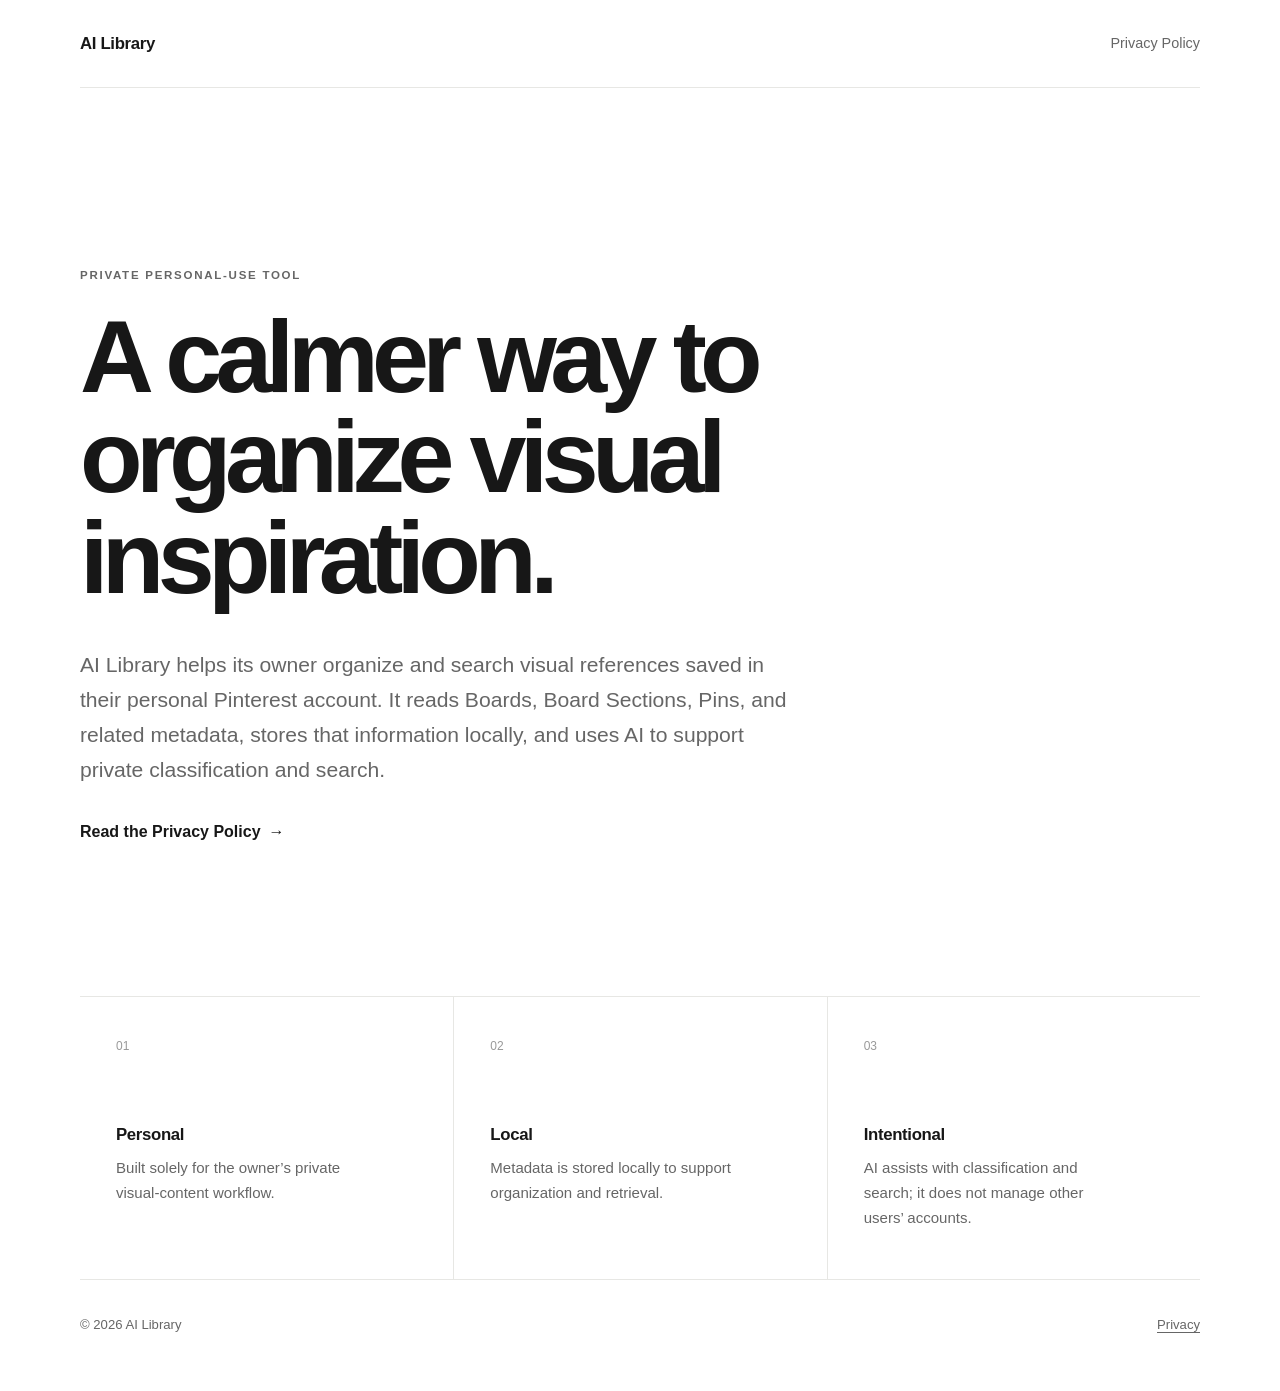
<file: index.html>
<!doctype html>
<html lang="en">
  <head>
    <meta charset="utf-8">
    <meta name="viewport" content="width=device-width, initial-scale=1">
    <meta name="description" content="AI Library is a private, personal-use tool for organizing visual references from a personal Pinterest account.">
    <title>AI Library</title>
    <link rel="stylesheet" href="style.css">
  </head>
  <body>
    <header class="site-header">
      <a class="wordmark" href="index.html" aria-label="AI Library home">AI Library</a>
      <nav aria-label="Primary navigation">
        <a href="privacy.html">Privacy Policy</a>
      </nav>
    </header>

    <main>
      <section class="hero" aria-labelledby="hero-title">
        <p class="eyebrow">Private personal-use tool</p>
        <h1 id="hero-title">A calmer way to organize visual inspiration.</h1>
        <p class="intro">
          AI Library helps its owner organize and search visual references saved
          in their personal Pinterest account. It reads Boards, Board Sections,
          Pins, and related metadata, stores that information locally, and uses
          AI to support private classification and search.
        </p>
        <a class="text-link" href="privacy.html">Read the Privacy Policy <span aria-hidden="true">→</span></a>
      </section>

      <section class="principles" aria-label="Product principles">
        <article>
          <p class="number">01</p>
          <h2>Personal</h2>
          <p>Built solely for the owner’s private visual-content workflow.</p>
        </article>
        <article>
          <p class="number">02</p>
          <h2>Local</h2>
          <p>Metadata is stored locally to support organization and retrieval.</p>
        </article>
        <article>
          <p class="number">03</p>
          <h2>Intentional</h2>
          <p>AI assists with classification and search; it does not manage other users’ accounts.</p>
        </article>
      </section>
    </main>

    <footer>
      <p>© 2026 AI Library</p>
      <a href="privacy.html">Privacy</a>
    </footer>
  </body>
</html>
</file>
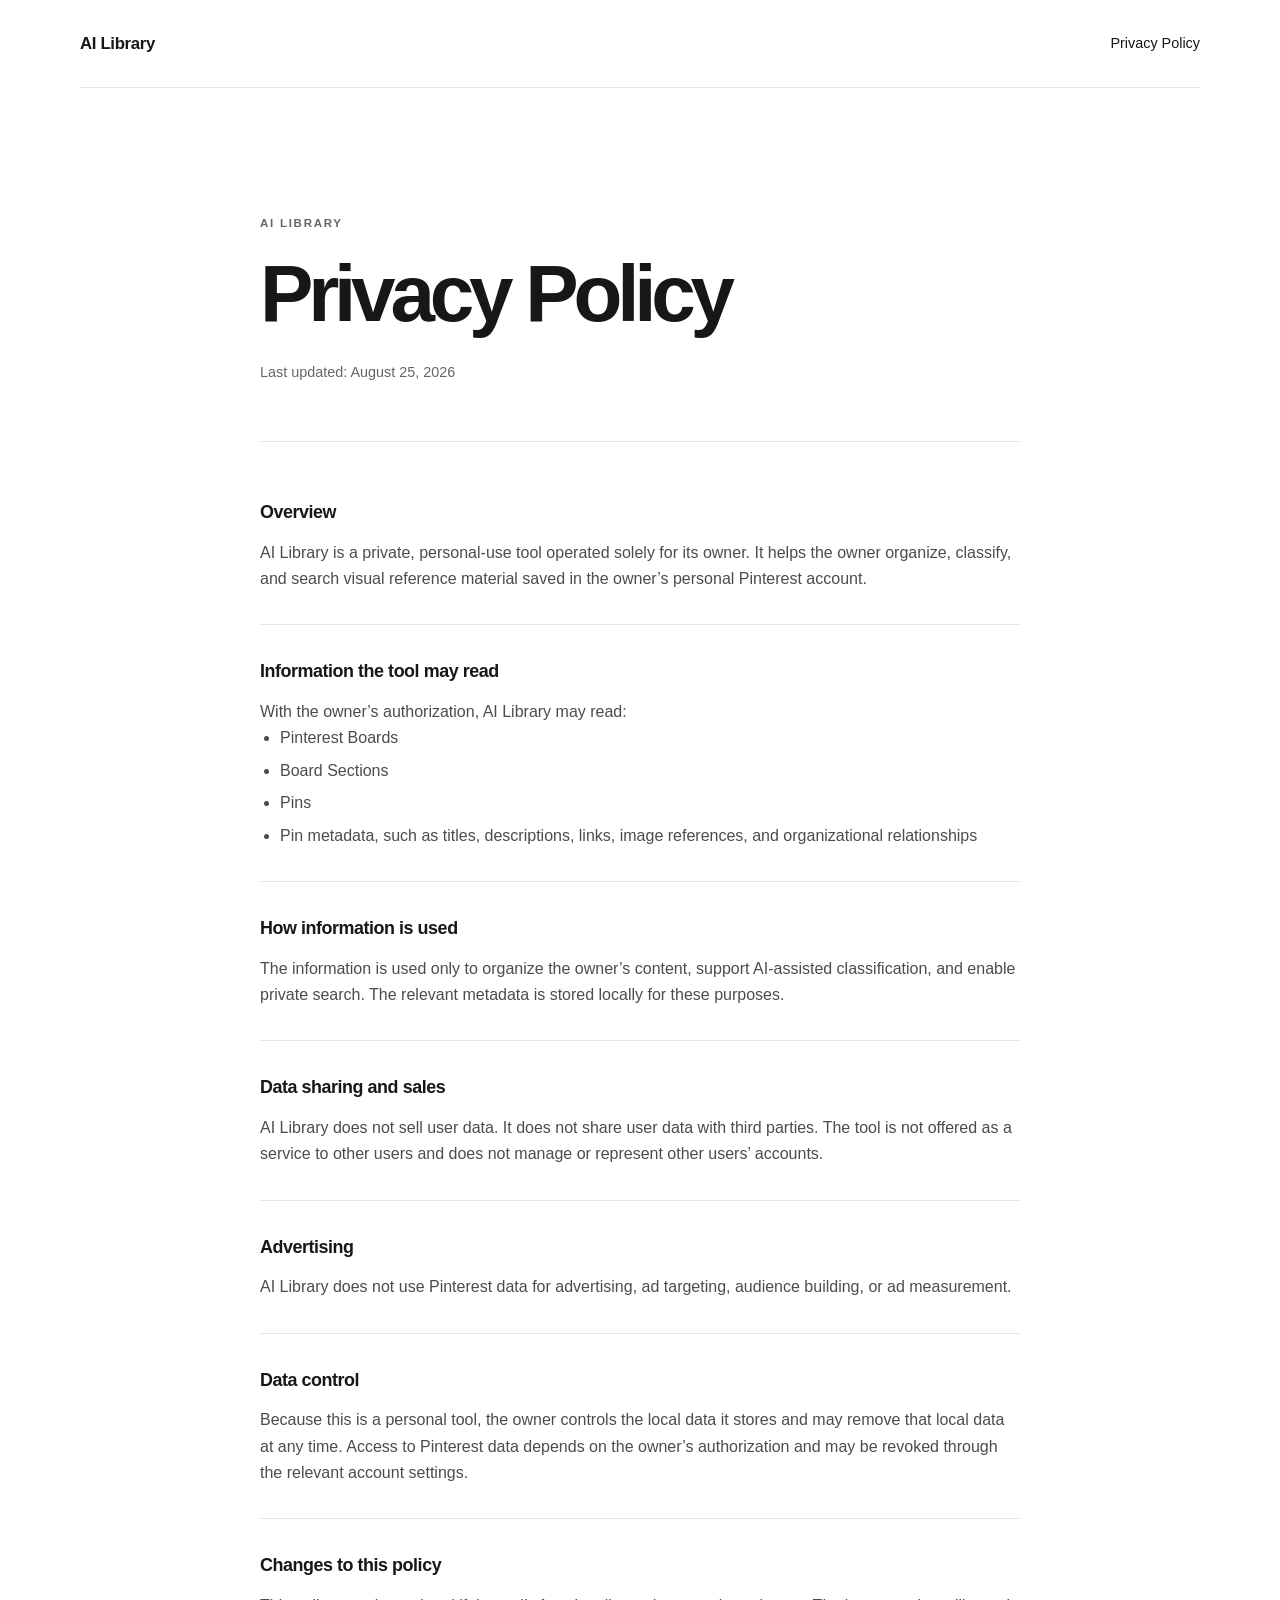
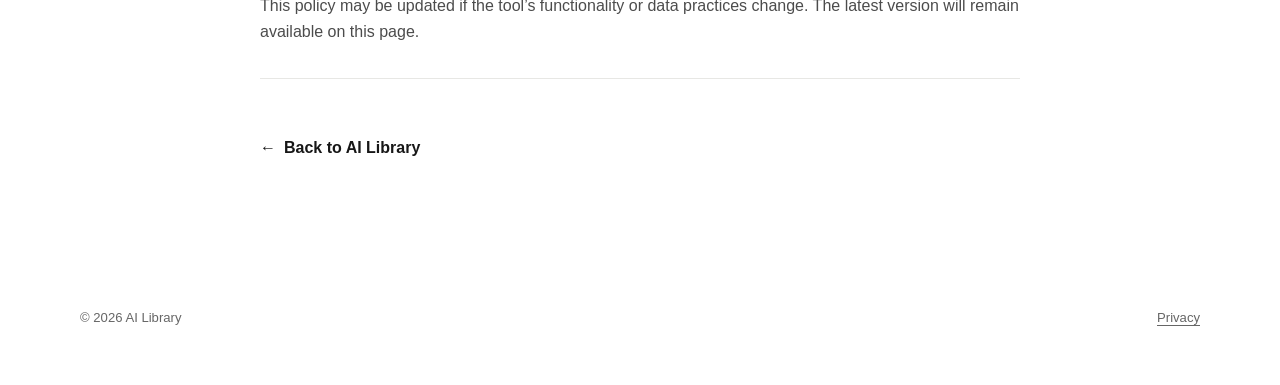
<file: privacy.html>
<!doctype html>
<html lang="en">
  <head>
    <meta charset="utf-8">
    <meta name="viewport" content="width=device-width, initial-scale=1">
    <meta name="description" content="Privacy Policy for AI Library, a private personal-use visual content organization tool.">
    <title>Privacy Policy — AI Library</title>
    <link rel="stylesheet" href="style.css">
  </head>
  <body>
    <header class="site-header">
      <a class="wordmark" href="index.html" aria-label="AI Library home">AI Library</a>
      <nav aria-label="Primary navigation">
        <a href="privacy.html" aria-current="page">Privacy Policy</a>
      </nav>
    </header>

    <main class="policy-layout">
      <header class="policy-heading">
        <p class="eyebrow">AI Library</p>
        <h1>Privacy Policy</h1>
        <p class="updated">Last updated: August 25, 2026</p>
      </header>

      <article class="policy-content">
        <section>
          <h2>Overview</h2>
          <p>
            AI Library is a private, personal-use tool operated solely for its
            owner. It helps the owner organize, classify, and search visual
            reference material saved in the owner’s personal Pinterest account.
          </p>
        </section>

        <section>
          <h2>Information the tool may read</h2>
          <p>With the owner’s authorization, AI Library may read:</p>
          <ul>
            <li>Pinterest Boards</li>
            <li>Board Sections</li>
            <li>Pins</li>
            <li>Pin metadata, such as titles, descriptions, links, image references, and organizational relationships</li>
          </ul>
        </section>

        <section>
          <h2>How information is used</h2>
          <p>
            The information is used only to organize the owner’s content,
            support AI-assisted classification, and enable private search. The
            relevant metadata is stored locally for these purposes.
          </p>
        </section>

        <section>
          <h2>Data sharing and sales</h2>
          <p>
            AI Library does not sell user data. It does not share user data with
            third parties. The tool is not offered as a service to other users
            and does not manage or represent other users’ accounts.
          </p>
        </section>

        <section>
          <h2>Advertising</h2>
          <p>
            AI Library does not use Pinterest data for advertising, ad targeting,
            audience building, or ad measurement.
          </p>
        </section>

        <section>
          <h2>Data control</h2>
          <p>
            Because this is a personal tool, the owner controls the local data
            it stores and may remove that local data at any time. Access to
            Pinterest data depends on the owner’s authorization and may be
            revoked through the relevant account settings.
          </p>
        </section>

        <section>
          <h2>Changes to this policy</h2>
          <p>
            This policy may be updated if the tool’s functionality or data
            practices change. The latest version will remain available on this page.
          </p>
        </section>
      </article>

      <a class="back-link" href="index.html"><span aria-hidden="true">←</span> Back to AI Library</a>
    </main>

    <footer>
      <p>© 2026 AI Library</p>
      <a href="privacy.html" aria-current="page">Privacy</a>
    </footer>
  </body>
</html>
</file>
<file: style.css>
:root {
  color-scheme: light;
  --background: #ffffff;
  --text: #171717;
  --muted: #666666;
  --soft: #f5f5f3;
  --line: #e7e7e4;
  --max-width: 1120px;
}

* {
  box-sizing: border-box;
}

html {
  scroll-behavior: smooth;
}

body {
  margin: 0;
  min-height: 100vh;
  background: var(--background);
  color: var(--text);
  font-family: -apple-system, BlinkMacSystemFont, "Segoe UI", Helvetica, Arial, sans-serif;
  font-size: 16px;
  line-height: 1.65;
  -webkit-font-smoothing: antialiased;
}

a {
  color: inherit;
  text-decoration-thickness: 1px;
  text-underline-offset: 0.25em;
}

a:focus-visible {
  outline: 2px solid var(--text);
  outline-offset: 5px;
  border-radius: 2px;
}

.site-header,
main,
footer {
  width: min(calc(100% - 48px), var(--max-width));
  margin-inline: auto;
}

.site-header {
  display: flex;
  align-items: center;
  justify-content: space-between;
  min-height: 88px;
  border-bottom: 1px solid var(--line);
}

.site-header a {
  text-decoration: none;
}

.site-header nav a {
  color: var(--muted);
  font-size: 0.9rem;
}

.site-header nav a:hover,
.site-header nav a[aria-current="page"] {
  color: var(--text);
}

.wordmark {
  font-size: 1.05rem;
  font-weight: 650;
  letter-spacing: -0.02em;
}

.hero {
  max-width: 880px;
  padding: clamp(96px, 15vw, 180px) 0 clamp(88px, 13vw, 150px);
}

.eyebrow {
  margin: 0 0 24px;
  color: var(--muted);
  font-size: 0.72rem;
  font-weight: 650;
  letter-spacing: 0.15em;
  line-height: 1.3;
  text-transform: uppercase;
}

h1,
h2,
p {
  text-wrap: pretty;
}

h1 {
  margin: 0;
  font-size: clamp(3rem, 8vw, 6.5rem);
  font-weight: 570;
  letter-spacing: -0.065em;
  line-height: 0.98;
}

.intro {
  max-width: 720px;
  margin: 40px 0 32px;
  color: var(--muted);
  font-size: clamp(1.08rem, 2vw, 1.32rem);
  line-height: 1.65;
}

.text-link,
.back-link {
  display: inline-flex;
  gap: 0.5rem;
  align-items: center;
  font-weight: 600;
  text-decoration: none;
}

.text-link:hover,
.back-link:hover {
  text-decoration: underline;
}

.principles {
  display: grid;
  grid-template-columns: repeat(3, 1fr);
  border-top: 1px solid var(--line);
  border-bottom: 1px solid var(--line);
}

.principles article {
  min-height: 270px;
  padding: 40px 36px 48px;
}

.principles article + article {
  border-left: 1px solid var(--line);
}

.principles .number {
  margin: 0 0 64px;
  color: #999999;
  font-size: 0.75rem;
  font-variant-numeric: tabular-nums;
}

.principles h2 {
  margin: 0 0 8px;
  font-size: 1.05rem;
  font-weight: 650;
  letter-spacing: -0.02em;
}

.principles article > p:last-child {
  max-width: 250px;
  margin: 0;
  color: var(--muted);
  font-size: 0.94rem;
}

footer {
  display: flex;
  justify-content: space-between;
  padding: 34px 0 56px;
  color: var(--muted);
  font-size: 0.82rem;
}

footer p {
  margin: 0;
}

.policy-layout {
  max-width: 760px;
  padding: clamp(72px, 11vw, 128px) 0 112px;
}

.policy-heading {
  padding-bottom: 56px;
  border-bottom: 1px solid var(--line);
}

.policy-heading h1 {
  font-size: clamp(2.8rem, 7vw, 5rem);
}

.updated {
  margin: 28px 0 0;
  color: var(--muted);
  font-size: 0.9rem;
}

.policy-content {
  padding: 24px 0 56px;
}

.policy-content section {
  padding: 32px 0;
  border-bottom: 1px solid var(--line);
}

.policy-content h2 {
  margin: 0 0 12px;
  font-size: 1.12rem;
  font-weight: 650;
  letter-spacing: -0.025em;
}

.policy-content p,
.policy-content ul {
  margin-top: 0;
  margin-bottom: 0;
  color: #4c4c4c;
}

.policy-content ul {
  padding-left: 1.25rem;
}

.policy-content li + li {
  margin-top: 6px;
}

@media (max-width: 720px) {
  .site-header,
  main,
  footer {
    width: min(calc(100% - 32px), var(--max-width));
  }

  .site-header {
    min-height: 72px;
  }

  .hero {
    padding-top: 80px;
  }

  h1 {
    font-size: clamp(2.75rem, 14vw, 4.5rem);
  }

  .principles {
    grid-template-columns: 1fr;
  }

  .principles article {
    min-height: auto;
    padding: 32px 4px 36px;
  }

  .principles article + article {
    border-top: 1px solid var(--line);
    border-left: 0;
  }

  .principles .number {
    margin-bottom: 36px;
  }

  .policy-layout {
    padding-top: 72px;
    padding-bottom: 80px;
  }
}

@media (prefers-reduced-motion: reduce) {
  html {
    scroll-behavior: auto;
  }
}
</file>
